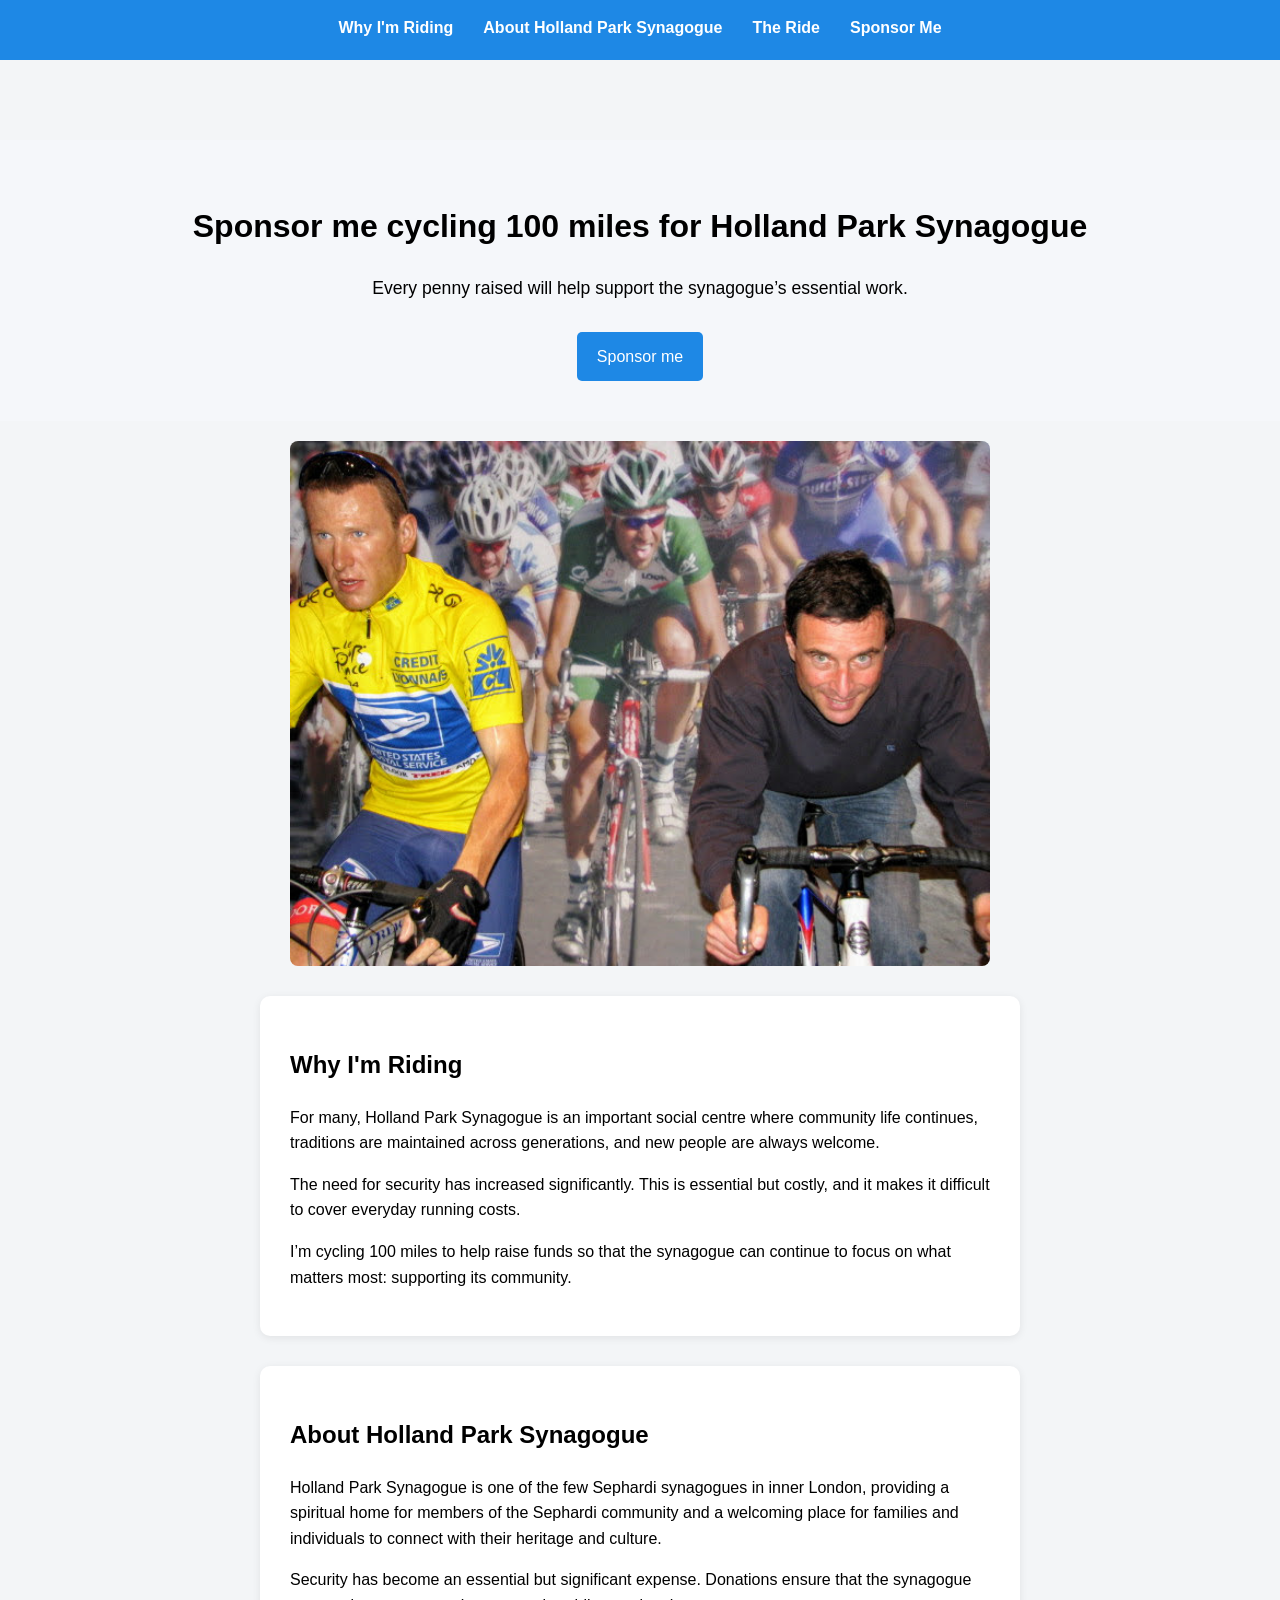
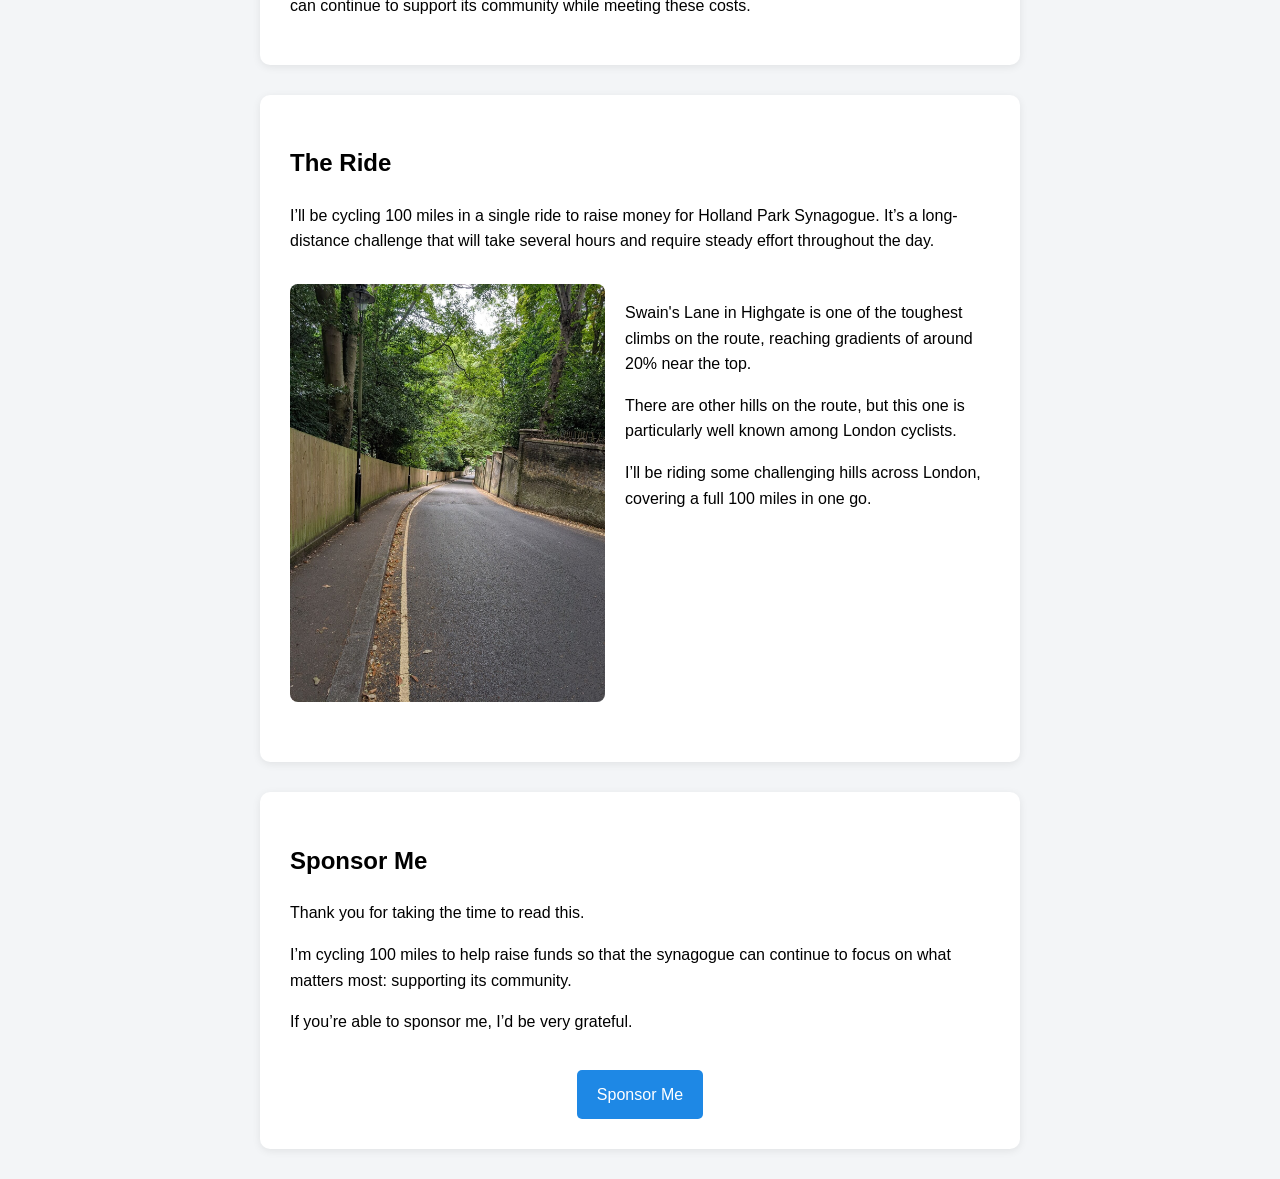
<file: index.html>
<!doctype html>
<html lang="en-GB">
  <head>
    <meta charset="UTF-8" />
    <meta name="viewport" content="width=device-width, initial-scale=1.0" />
    <title>100 Miles for HPS</title>
    <link rel="stylesheet" href="css/styles.css" />
  </head>
  <body>
    <nav>
      <a href="#why-im-riding">Why I'm Riding</a>
      <a href="#about-holland-park-synagogue">About Holland Park Synagogue</a>
      <a href="#the-ride">The Ride</a>
      <a href="#sponsor-me">Sponsor Me</a>
    </nav>
    <header>
      <h1>Sponsor me cycling 100 miles for Holland Park Synagogue</h1>
      <p>
        Every penny raised will help support the synagogue’s essential work.
      </p>
      <a href="sponsor_me.html" class="sponsor-button">Sponsor me</a>
    </header>
    <main>
      <section class="hero-image">
        <img
          src="images/lance.jpg"
          alt="Me thrashing Lance Armstrong"
          class="hero-image__img"
        />
      </section>
      <section class="content-section" id="why-im-riding">
        <h2>Why I'm Riding</h2>
        <p>
          For many, Holland Park Synagogue is an important social centre where
          community life continues, traditions are maintained across
          generations, and new people are always welcome.
        </p>

        <p>
          The need for security has increased significantly. This is essential
          but costly, and it makes it difficult to cover everyday running costs.
        </p>

        <p>
          I’m cycling 100 miles to help raise funds so that the synagogue can
          continue to focus on what matters most: supporting its community.
        </p>
      </section>
      <section class="content-section" id="about-holland-park-synagogue">
        <h2>About Holland Park Synagogue</h2>
        <p>
          Holland Park Synagogue is one of the few Sephardi synagogues in inner
          London, providing a spiritual home for members of the Sephardi
          community and a welcoming place for families and individuals to
          connect with their heritage and culture.
        </p>
        <p>
          Security has become an essential but significant expense. Donations
          ensure that the synagogue can continue to support its community while
          meeting these costs.
        </p>
      </section>
      <section class="content-section" id="the-ride">
        <h2>The Ride</h2>
        <!--
        <img
          src="images/Lance.JPG"
          alt="Me Racing Lance Armatrong"
          class="ride-image"
        />
      -->
        <p>
          I’ll be cycling 100 miles in a single ride to raise money for Holland
          Park Synagogue. It’s a long-distance challenge that will take several
          hours and require steady effort throughout the day.
        </p>

        <div class="ride-highlight">
          <img
            src="images/swains-lane-web-reduced.jpg"
            alt="Swains Lane, one of the killer hills"
            class="ride-photo"
          />

          <div class="ride-text">
            <p>
              Swain's Lane in Highgate is one of the toughest climbs on the
              route, reaching gradients of around 20% near the top.
            </p>

            <p>
              There are other hills on the route, but this one is particularly
              well known among London cyclists.
            </p>

            <p>
              I’ll be riding some challenging hills across London, covering a
              full 100 miles in one go.
            </p>
          </div>

          <!--
        <p>
          It’s not a race. The goal is to complete the distance and raise as
          much support as possible from generous sponsors.
        </p>
        
      -->
        </div>
      </section>
      <section class="content-section" id="sponsor-me">
        <h2>Sponsor Me</h2>
        <p>Thank you for taking the time to read this.</p>
        <p>
          I’m cycling 100 miles to help raise funds so that the synagogue can
          continue to focus on what matters most: supporting its community.
        </p>

        <p>If you’re able to sponsor me, I’d be very grateful.</p>

        <div class="cta">
          <a href="sponsor_me.html" class="sponsor-button">Sponsor Me</a>
        </div>
      </section>
    </main>
    <footer></footer>
  </body>
</html>
</file>
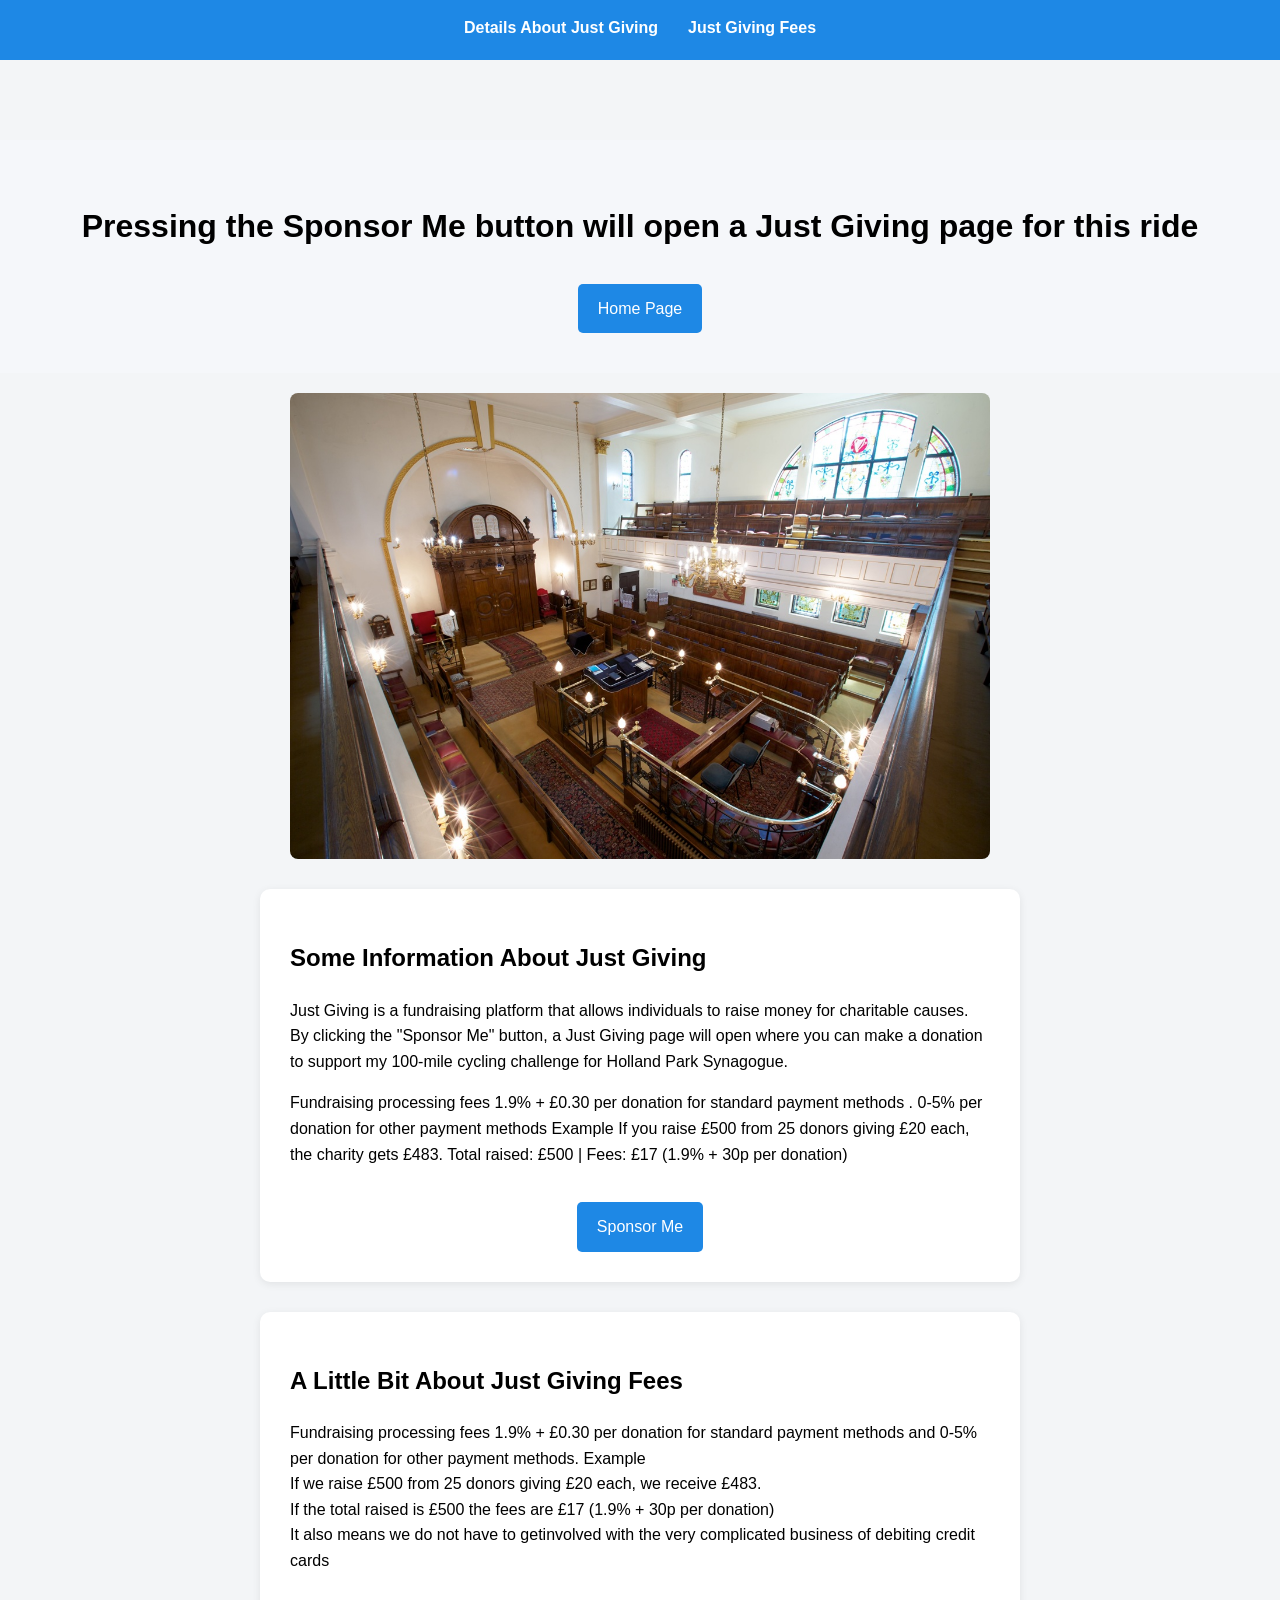
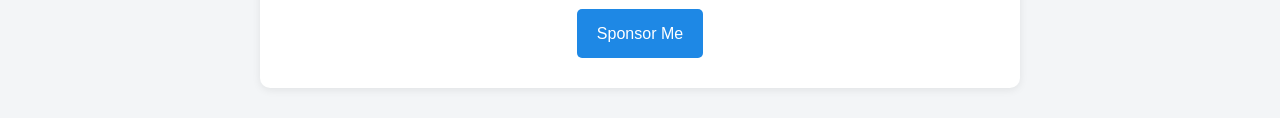
<file: sponsor_me.html>
<!doctype html>
<html lang="en-GB">
  <head>
    <meta charset="UTF-8" />
    <meta name="viewport" content="width=device-width, initial-scale=1.0" />
    <title>Sponsor Me</title>
    <link rel="stylesheet" href="css/styles.css" />
  </head>
  <body>
    <nav>
      <a href="#just-giving-info">Details About Just Giving</a>
      <a href="#just-giving-fees">Just Giving Fees</a>
      <!--
      <a href="#the-ride">The Ride</a>
      <a href="#sponsor-me">Sponsor Me</a>
    --></nav>
    <header>
      <h1>
        Pressing the Sponsor Me button will open a Just Giving page for this
        ride
      </h1>
      <a href="index.html" class="sponsor-button">Home Page</a>
    </header>
    <main>
      <section class="hero-image">
        <img
          src="images/synagogue_interior_web.jpg"
          alt="Synagogue Interior"
          class="hero-image__img"
        />
      </section>
      <section class="content-section" id="just-giving-info">
        <h2>Some Information About Just Giving</h2>
        <p>
          Just Giving is a fundraising platform that allows individuals to raise
          money for charitable causes. By clicking the "Sponsor Me" button, a
          Just Giving page will open where you can make a donation to support my
          100-mile cycling challenge for Holland Park Synagogue.
        </p>
        <p>
          Fundraising processing fees 1.9% + £0.30 per donation for standard
          payment methods . 0-5% per donation for other payment methods Example
          If you raise £500 from 25 donors giving £20 each, the charity gets
          £483. Total raised: £500 | Fees: £17 (1.9% + 30p per donation)
        </p>
        <div class="cta">
          <a href="#" class="sponsor-button">Sponsor Me</a>
        </div>
      </section>

      <section class="content-section" id="just-giving-fees">
        <h2>A Little Bit About Just Giving Fees</h2>
        <p>
          Fundraising processing fees 1.9% + £0.30 per donation for standard
          payment methods and 0-5% per donation for other payment methods.
          Example
          <br />
          If we raise £500 from 25 donors giving £20 each, we receive £483.
          <br />
          If the total raised is £500 the fees are £17 (1.9% + 30p per donation)
          <br />
          It also means we do not have to getinvolved with the very complicated
          business of debiting credit cards
        </p>
        <div class="cta">
          <a href="#" class="sponsor-button">Sponsor Me</a>
        </div>
      </section>
    </main>
    <footer></footer>
  </body>
</html>
</file>
<file: css/styles.css>
/*=================================================
Global Styles
=================================================*/
body {
  margin: 0;
  font-family: Arial, sans-serif;
  line-height: 1.6;
  background-color: #f3f5f7;
}

h2 {
  margin-bottom: 20px;
}

/*=================================================
Layout Rules
=================================================*/
.content-section {
  max-width: 700px;
  margin: 30px auto;
  padding: 30px;
  border-radius: 10px;
  background-color: white;
  box-shadow: 0 2px 8px rgba(0, 0, 0, 0.08);
  scroll-margin-top: 40px;
}

.cta {
  text-align: center;
  margin-top: 25px;
}

.ride-text {
  flex: 1;
}

.ride-highlight {
  display: flex;
  gap: 20px;
  align-items: flex-start;
  margin: 30px 0;
}

/*=================================================
Images
=================================================*/
.hero-image {
  max-width: 700px;
  margin: 20px auto;
}

.hero-image__img {
  width: 100%;
  height: auto;
  border-radius: 8px;
  display: block;
}

.ride-photo {
  width: 45%;
  height: auto;
  border-radius: 8px;
}

/*Not using this class for now, but keeping it in case I want to use it later
.ride-image {
  max-height: 350px;
  object-fit: cover;
  width: 100%;
  height: auto;
  border-radius: 8px;
  border-radius: 20px 0;
  display: block;
}
  */

/*=================================================
  Components
  =================================================*/
.sponsor-button {
  display: inline-block;
  padding: 12px 20px;
  background-color: #1e88e5;
  color: white;
  text-decoration: none;
  border-radius: 5px;
  margin-top: 10px;
  transition: all 0.2s ease;
}

.sponsor-button:hover {
  background-color: #f80606;
  transform: translateY(-2px);
  box-shadow: 0 15px 30px rgba(0, 0, 0, 0.5);
}

/*=================================================
Header
=================================================*/
header {
  text-align: center;
  margin-top: 80px;
  padding: 40px 20px;
  background-color: #f5f7fa;
}

header p {
  max-width: 600px;
  margin: 20px auto;
  line-height: 1.6;
  font-size: 1.1em;
}

/*=================================================
Navigation
=================================================*/
nav {
  position: sticky;
  top: 0;
  z-index: 1000;
  background-color: #1e88e5;
  text-align: center;
  padding: 15px;
  display: flex;
  justify-content: center;
  flex-wrap: wrap;
}

nav a {
  position: relative;
  padding-bottom: 4px;
  color: white;
  text-decoration: none;
  margin: 0 15px;
  font-weight: bold;
  display: inline-block;
  transition: all 0.25s ease;
}

nav a:hover {
  color: red;
  transform: translateY(-4px);
}

nav a::after {
  content: "";
  position: absolute;
  left: 0;
  bottom: 0;
  width: 0%;
  height: 2px;
  background: red;
  transition: width 0.25s ease;
}

nav a:hover::after {
  width: 100%;
}

/*=================================================
Responsive Design
=================================================*/
@media (max-width: 768px) {
  .ride-highlight {
    flex-direction: column;
  }

  .content-section {
    scroll-margin-top: 80px;
  }
}
</file>
